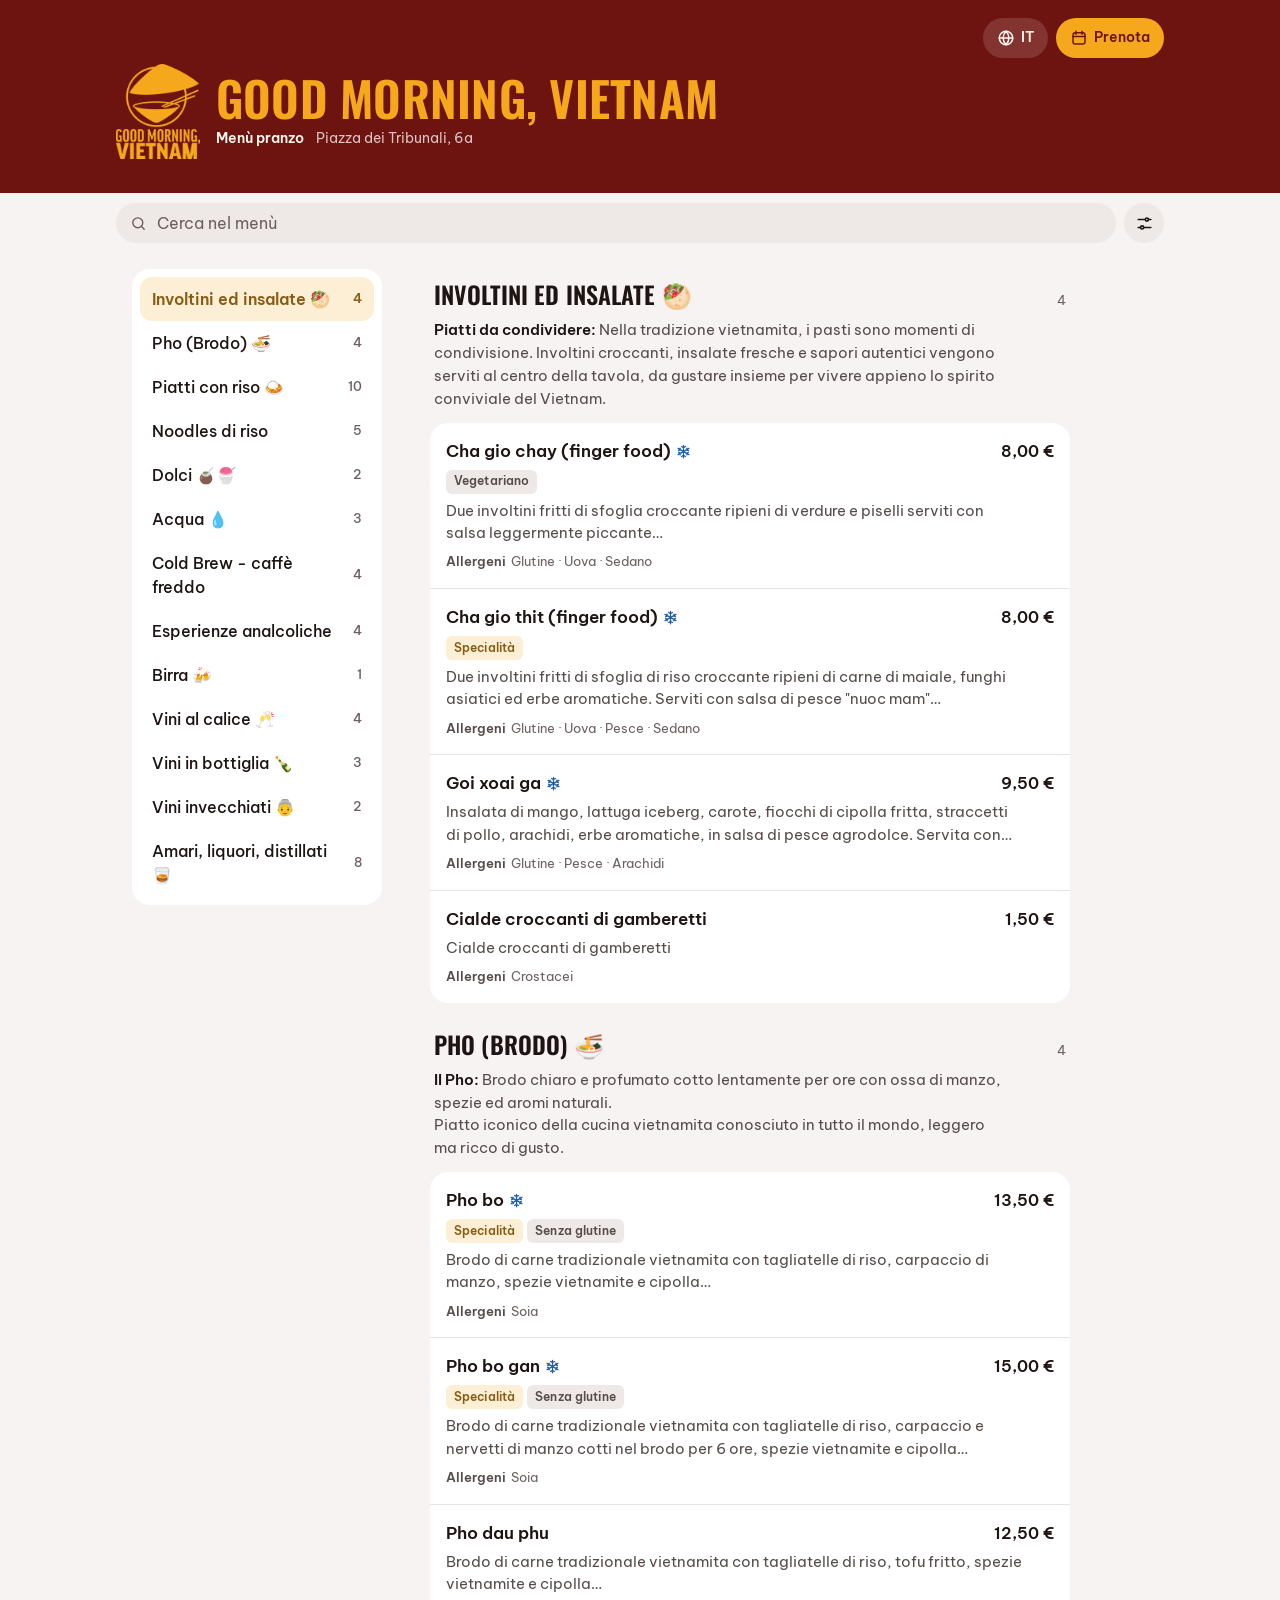
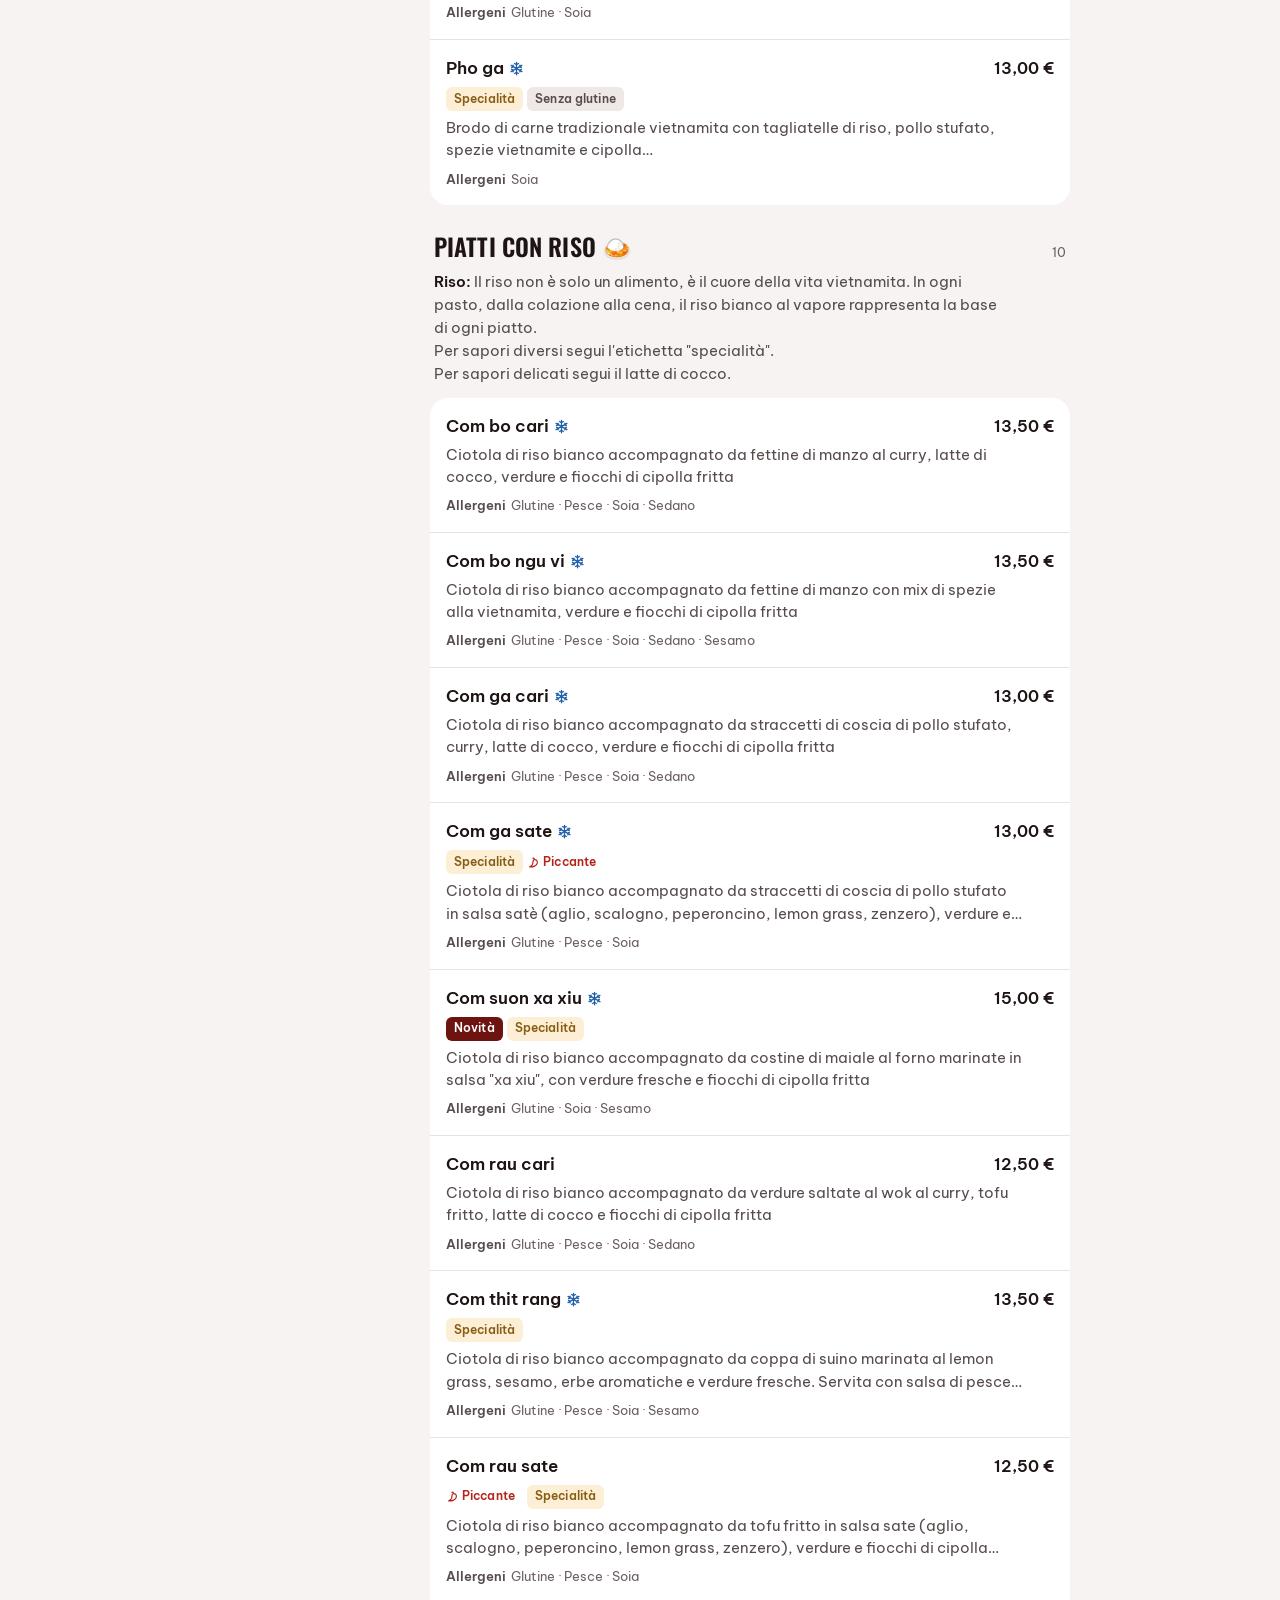
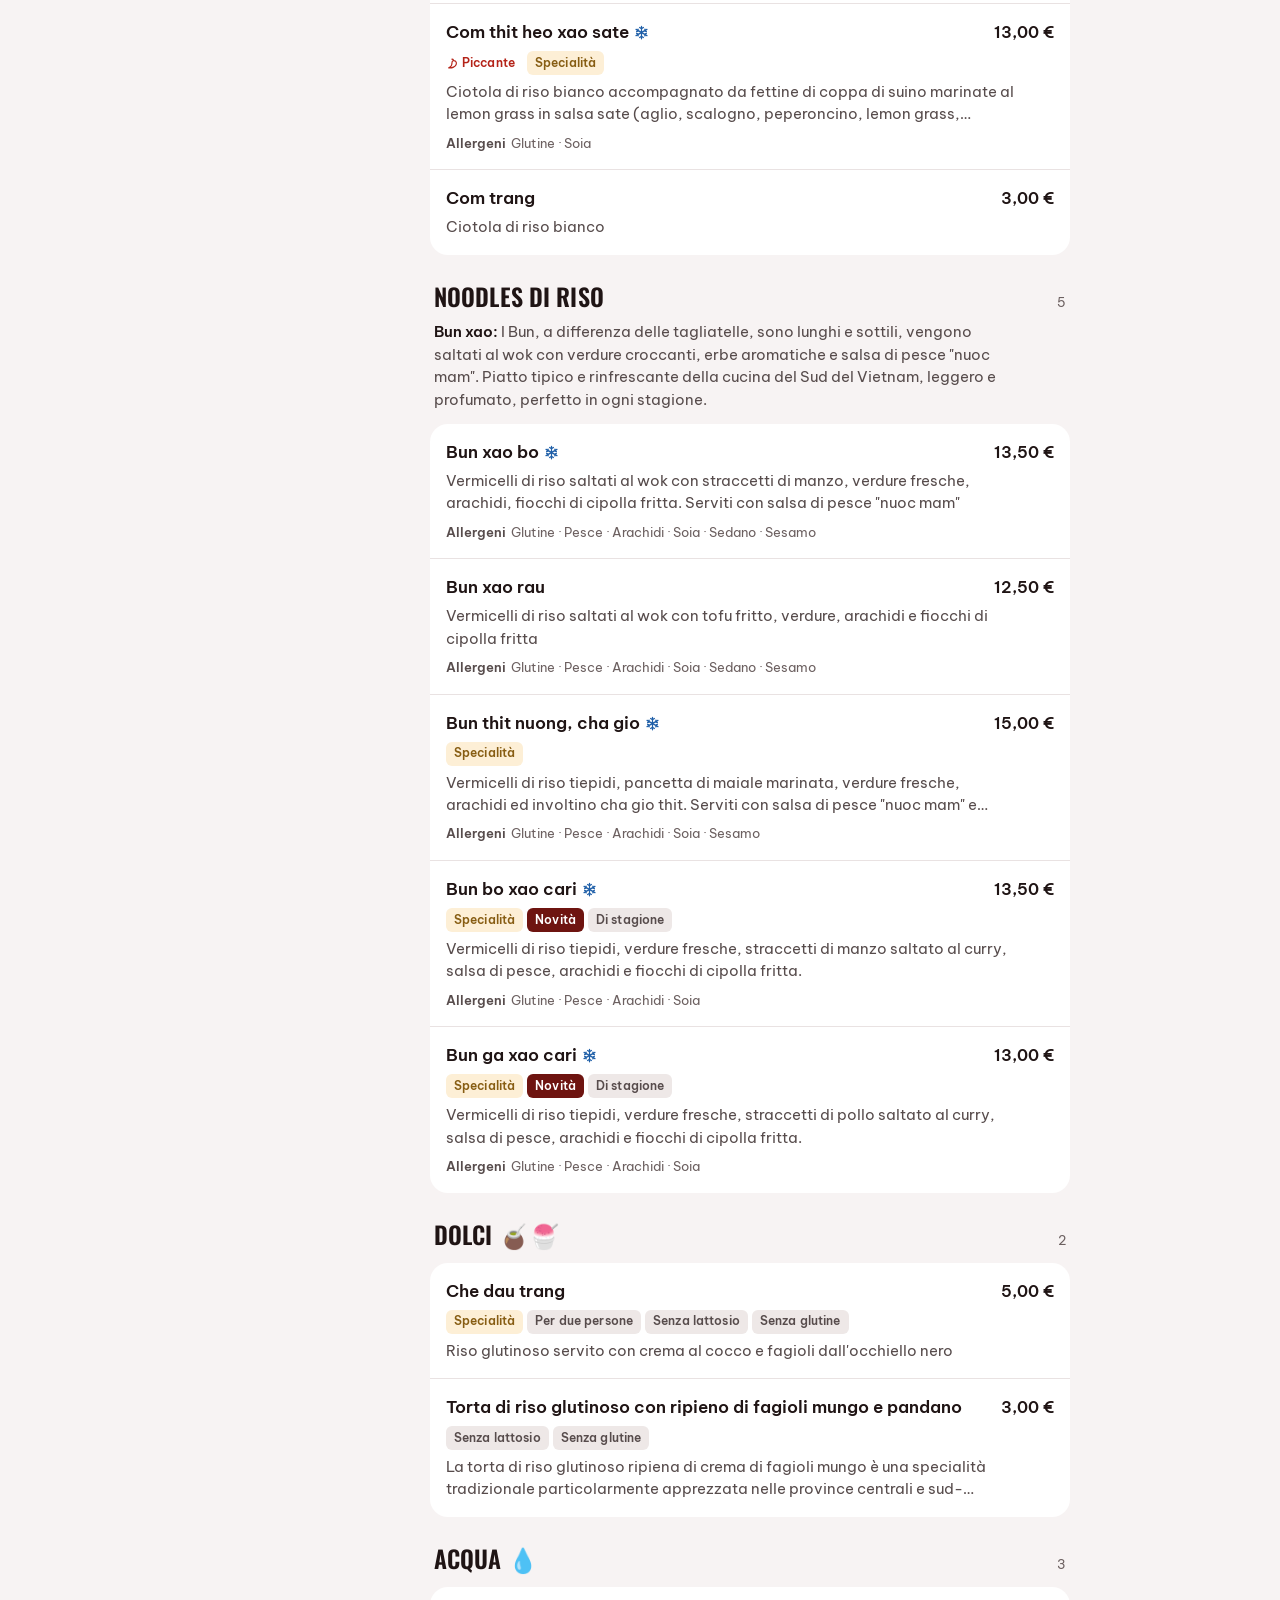
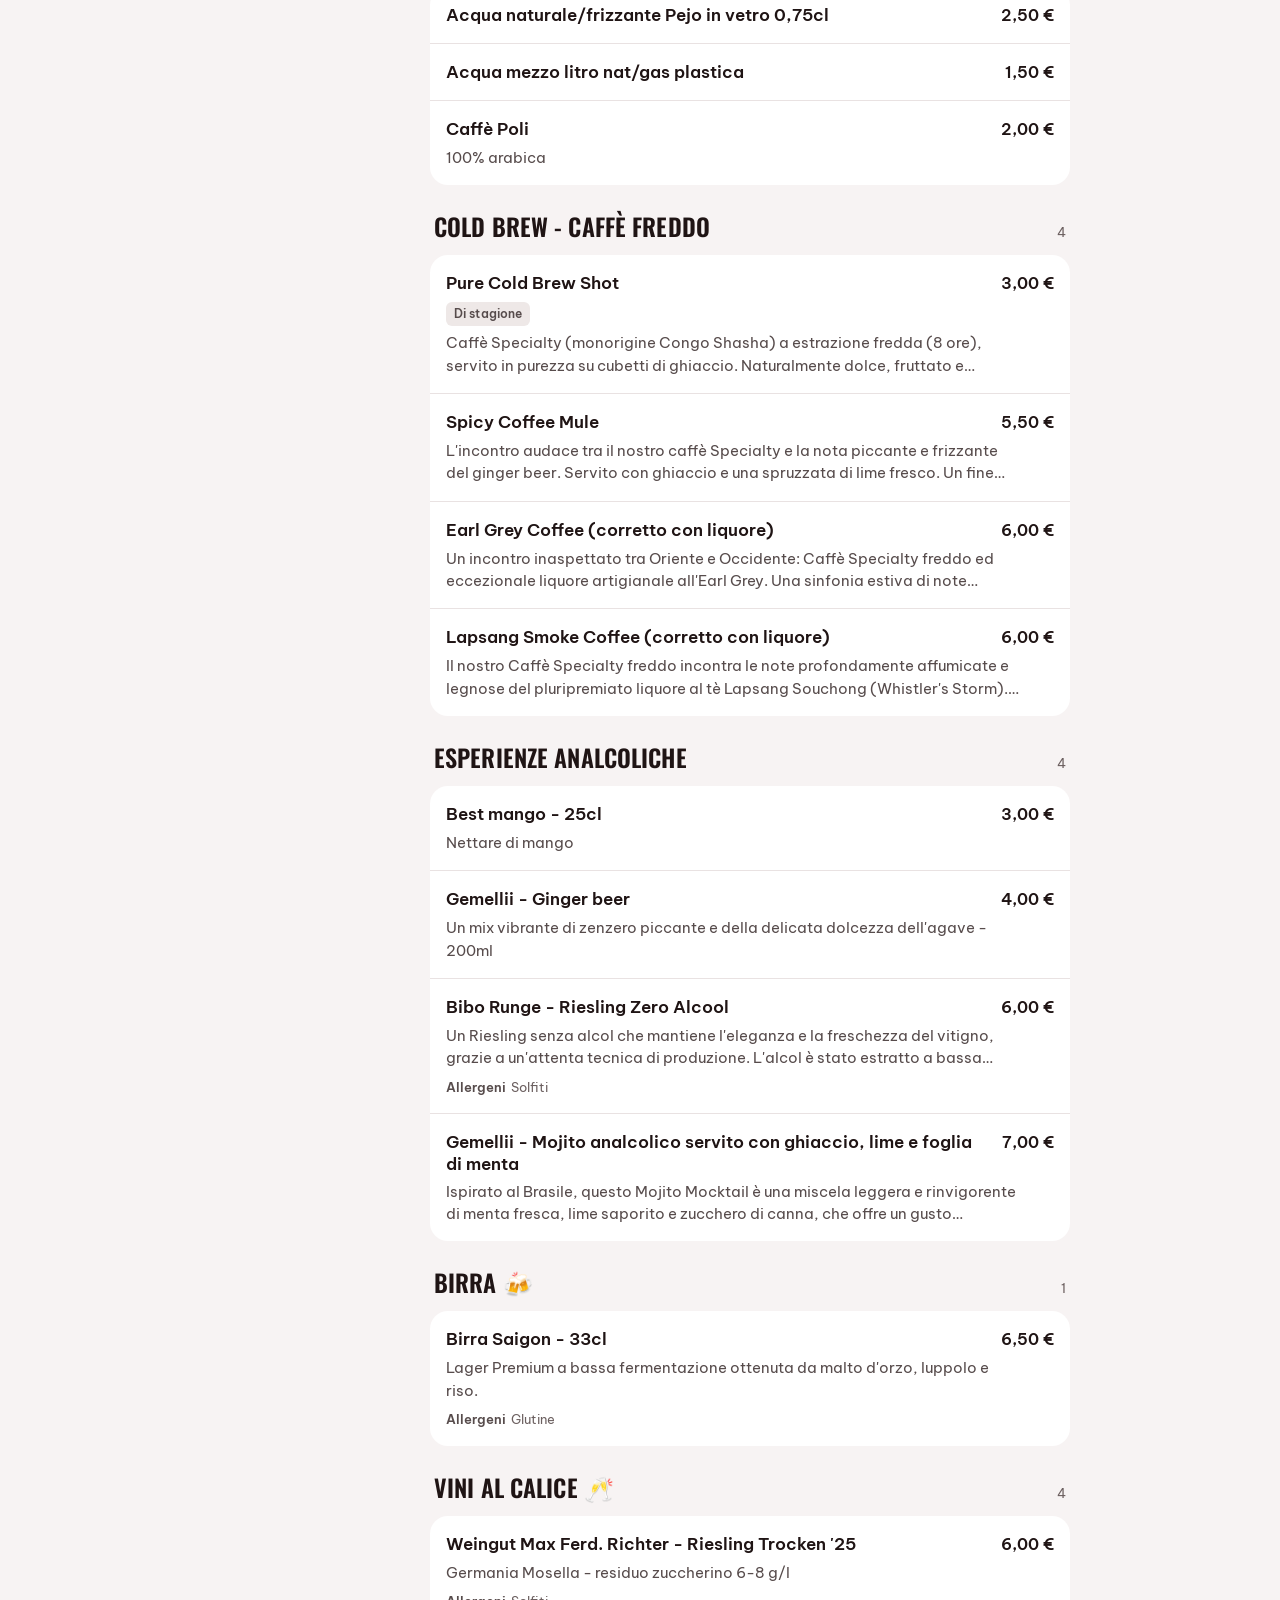
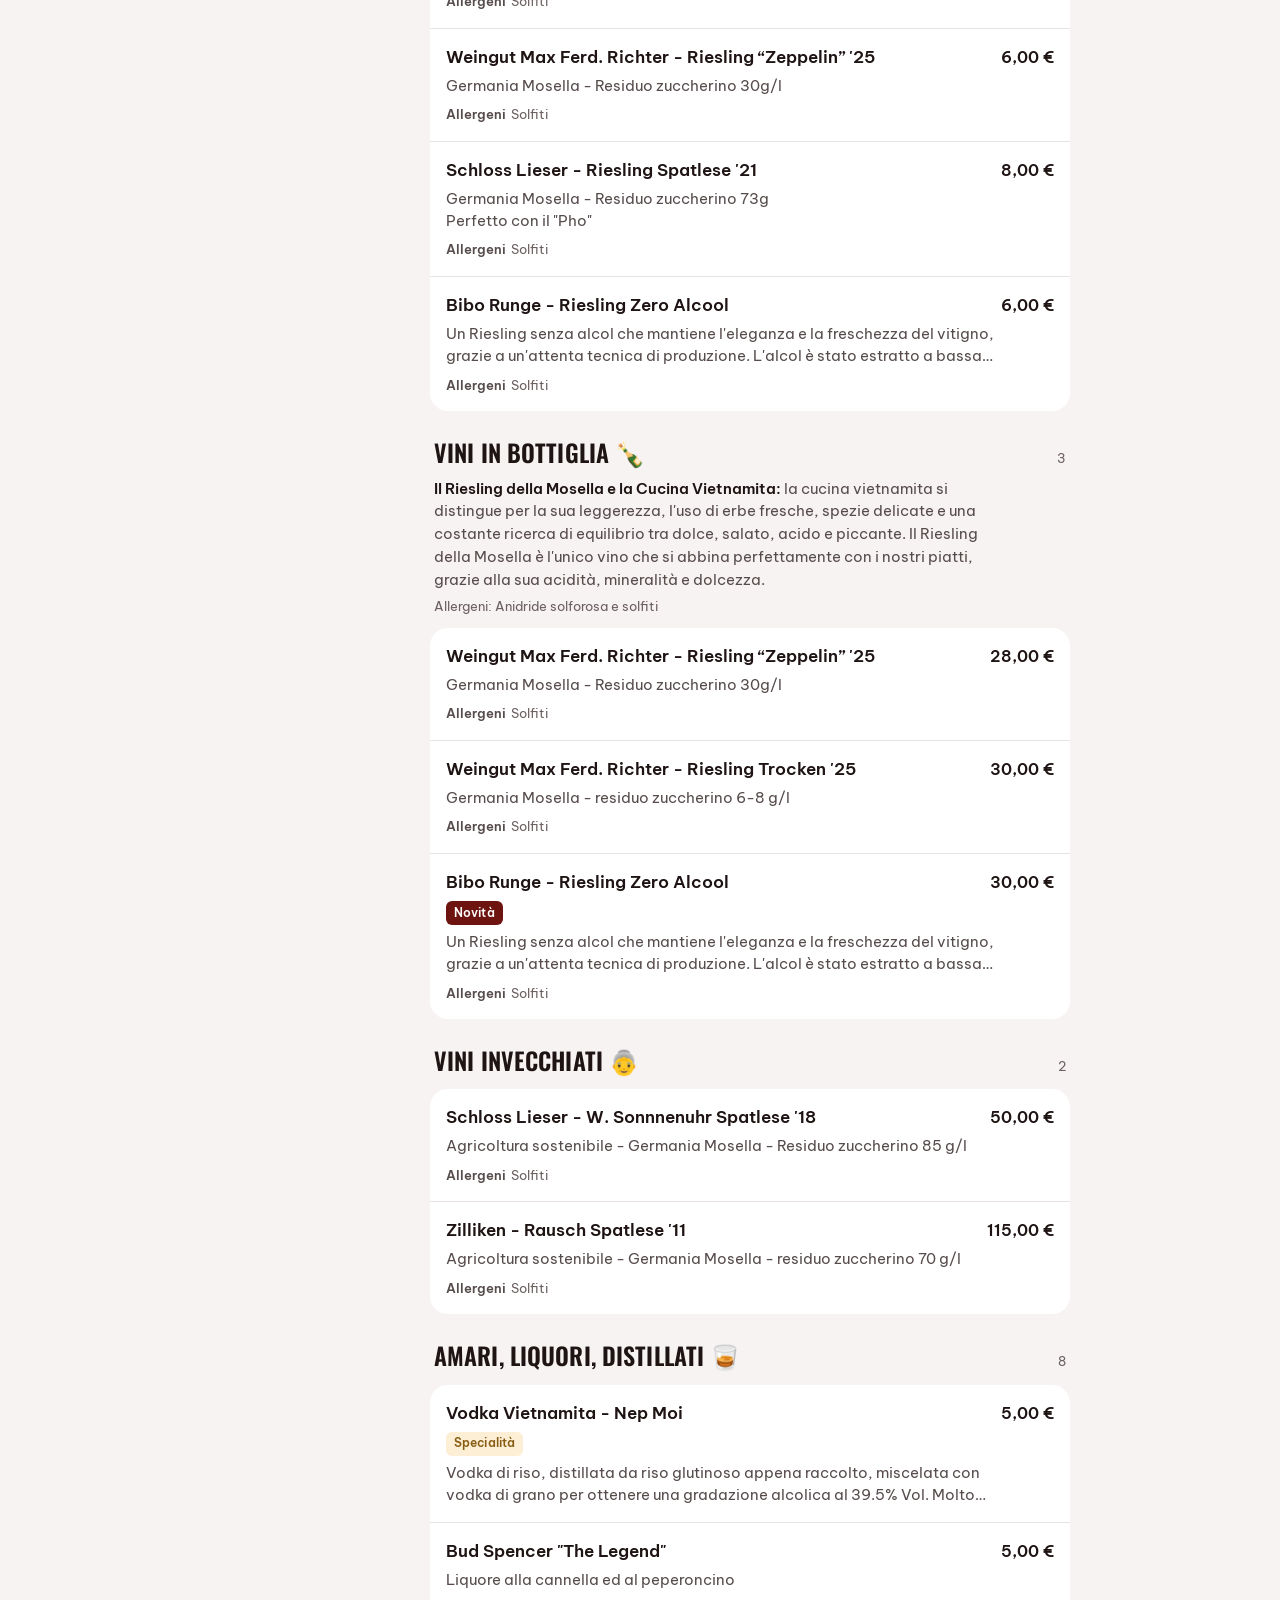
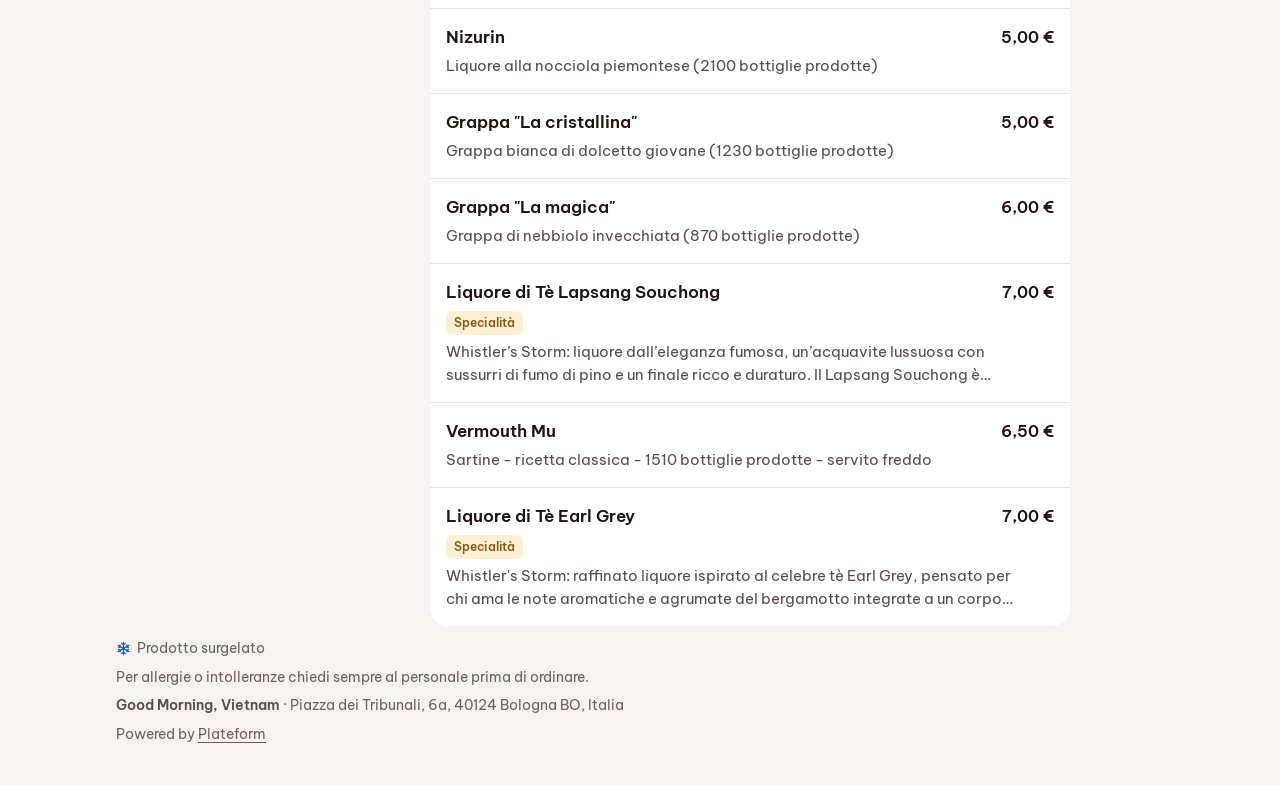
<file: skin/index.html>
<!doctype html>
<html lang="it">
<head>
  <meta charset="utf-8">
  <meta name="viewport" content="width=device-width, initial-scale=1, viewport-fit=cover">
  <meta name="theme-color" content="#6E1410">
  <title>Good Morning, Vietnam · Menù pranzo</title>
  <!-- Font: in produzione meglio ospitarli sul nostro dominio (vedi README.md, "Font") -->
  <link rel="preconnect" href="https://fonts.googleapis.com">
  <link rel="preconnect" href="https://fonts.gstatic.com" crossorigin>
  <link rel="stylesheet" href="https://fonts.googleapis.com/css2?family=Be+Vietnam+Pro:wght@400;500;600;700&family=Newsreader:opsz,wght@6..72,600&family=Oswald:wght@500;600&display=swap">
  <link rel="stylesheet" href="menu-skin.css">
  <style>html, body { margin: 0; background: #F7F4F3; }</style>
</head>
<body>
  <!-- Unico contenitore: la skin costruisce tutto qui dentro -->
  <div id="menu"></div>

  <script src="menu-skin.js"></script>
  <script>
    // Pagina di esempio. In produzione il JSON arriva dal backend (inline o da API)
    // e i colori sono quelli custom del locale. Servire la cartella con:
    //   python3 -m http.server 8000   →   http://localhost:8000/
    fetch("example/menu-pranzo.json")
      .then(r => r.json())
      .then(data => PlateformMenuSkin.mount(document.getElementById("menu"), {
        data,
        colors: { primary: "#6E1410", accent: "#F5A81C" },
        logo: { src: "example/logo.png", mode: "tint" },
        bookingUrl: "https://goodmorningvietnam.plateform.app/",
        languages: [{ code: "it", label: "Italiano", current: true }],
        theme: "auto",
        titleStyle: new URLSearchParams(location.search).get("titoli") || "sign"   // prova ?titoli=neutral | sign | classic
      }))
      .catch(() => {
        document.getElementById("menu").textContent =
          "Apri questa pagina da un server locale (python3 -m http.server), non direttamente dal file.";
      });
  </script>
</body>
</html>
</file>
<file: skin/menu-skin.css>
/*
 * Plateform — skin "Apple" per il menù digitale
 * ------------------------------------------------------------------
 * Tutto è racchiuso in .pfm e ogni classe ha il prefisso pfm-, così la
 * skin convive con Bootstrap e con gli stili esistenti della piattaforma.
 *
 * I colori del locale NON si scrivono qui: menu-skin.js li calcola dai due
 * colori custom (primario e accento) e li imposta come variabili su .pfm.
 * I valori qui sotto sono solo il fallback (i colori di esempio).
 * Vedi README.md per l'elenco completo dei token.
 */

/* ---------- Token ---------- */
.pfm {
  /* colori del locale (calcolati da JS) */
  --pfm-h: 4;                     /* tinta del primario: colora leggermente i neutri */
  --pfm-band: #6E1410;            /* fondo della testata = colore primario */
  --pfm-band-ink: #F5A81C;        /* logo e nome sulla testata = colore d'accento, se leggibile */
  --pfm-band-text: #FBE9D6;       /* testi sulla testata */
  --pfm-band-sub: #EBCDB4;        /* testi secondari sulla testata */
  --pfm-accent: #8A1C15;          /* elementi attivi su fondo chiaro (pillola corrente, Novità, pulsanti) */
  --pfm-on-accent: #FFFFFF;       /* testo sopra --pfm-accent */
  --pfm-soft: #FBEFD6;            /* fondo tenue d'accento (etichetta Specialità, indice corrente) */
  --pfm-soft-ink: #7A4A00;        /* testo su --pfm-soft */

  /* neutri (derivati dalla tinta del primario) */
  --pfm-ground: hsl(var(--pfm-h) 20% 96%);
  --pfm-surface: #FFFFFF;
  --pfm-ink: hsl(var(--pfm-h) 22% 10%);
  --pfm-ink-2: hsl(var(--pfm-h) 7% 32%);
  --pfm-ink-3: hsl(var(--pfm-h) 6% 40%);
  --pfm-line: hsl(var(--pfm-h) 14% 90%);
  --pfm-chip: hsl(var(--pfm-h) 16% 92%);

  /* colori di significato: fissi, non dipendono dal locale */
  --pfm-hot: #B42318;             /* Piccante, allergeni esclusi */
  --pfm-frost: #1F5FA8;           /* surgelato */
  --pfm-warn: #9A3412;            /* allergeni non indicati */

  /* materiali e profondità */
  --pfm-material: hsla(var(--pfm-h), 20%, 96%, 0.86);
  --pfm-scrim: rgba(20, 10, 8, 0.44);
  --pfm-shadow: 0 -8px 40px rgba(40, 15, 10, 0.18);

  /* caratteri */
  --pfm-f-display: "Oswald", "Arial Narrow", "Helvetica Neue", sans-serif;
  --pfm-f-body: "Be Vietnam Pro", system-ui, -apple-system, "Segoe UI", sans-serif;
  --pfm-f-classic: "Newsreader", Georgia, "Times New Roman", serif;

  /* stile dei titoli (nome del locale, categorie): scelto dal locale con titleStyle */
  --pfm-title-font: var(--pfm-f-body);   /* Neutro (default) */
  --pfm-title-weight: 700;
  --pfm-title-case: none;
  --pfm-title-track: -0.02em;
  --pfm-title-lh: 1.05;

  /* misure */
  --pfm-max: 600px;
  --pfm-gutter: max(16px, env(safe-area-inset-left, 0px));
  --pfm-gutter-r: max(16px, env(safe-area-inset-right, 0px));
  --pfm-rail-h: 64px;             /* altezza reale della barra, misurata da JS */
}
.pfm.pfm-title-sign { --pfm-title-font: var(--pfm-f-display); --pfm-title-weight: 600; --pfm-title-case: uppercase; --pfm-title-track: 0.005em; --pfm-title-lh: 0.95; }
.pfm.pfm-title-classic { --pfm-title-font: var(--pfm-f-classic); --pfm-title-weight: 600; --pfm-title-case: none; --pfm-title-track: -0.01em; --pfm-title-lh: 1.02; }
.pfm.pfm-dark {
  --pfm-ground: hsl(var(--pfm-h) 10% 7%);
  --pfm-surface: hsl(var(--pfm-h) 9% 11%);
  --pfm-ink: hsl(var(--pfm-h) 18% 94%);
  --pfm-ink-2: hsl(var(--pfm-h) 8% 74%);
  --pfm-ink-3: hsl(var(--pfm-h) 6% 62%);
  --pfm-line: hsl(var(--pfm-h) 8% 19%);
  --pfm-chip: hsl(var(--pfm-h) 9% 17%);
  --pfm-hot: #FF8A80;
  --pfm-frost: #8CC4FF;
  --pfm-warn: #FDBA74;
  --pfm-material: hsla(var(--pfm-h), 10%, 7%, 0.84);
  --pfm-scrim: rgba(0, 0, 0, 0.6);
  --pfm-shadow: 0 -8px 40px rgba(0, 0, 0, 0.5);
  color-scheme: dark;
}

/* ---------- Base e reset locale (non tocca il resto del sito) ---------- */
.pfm { min-height: 100vh; background: var(--pfm-ground); color: var(--pfm-ink); font: 400 1rem/1.5 var(--pfm-f-body); -webkit-font-smoothing: antialiased; -webkit-tap-highlight-color: transparent; }
.pfm *, .pfm *::before, .pfm *::after { box-sizing: border-box; }
.pfm [hidden] { display: none !important; }
/* reset a priorità bassa (:where) così le classi pfm- vincono sempre */
.pfm :where(h1, h2, h3, p, ul) { margin: 0; }
.pfm :where(ul) { padding: 0; list-style: none; }
.pfm :where(button, input) { font: inherit; color: inherit; margin: 0; }
.pfm :where(button) { background: none; border: 0; padding: 0; cursor: pointer; text-align: inherit; }
.pfm :where(a) { color: inherit; text-underline-offset: 3px; }
.pfm ::selection { background: var(--pfm-band-ink); color: var(--pfm-band); }
.pfm :focus-visible { outline: 2px solid var(--pfm-accent); outline-offset: 2px; border-radius: 10px; }
.pfm .pfm-i { width: 20px; height: 20px; flex: none; fill: none; stroke: currentColor; stroke-width: 2; stroke-linecap: round; stroke-linejoin: round; }
.pfm-wrap { max-width: var(--pfm-max); margin: 0 auto; padding-left: var(--pfm-gutter); padding-right: var(--pfm-gutter-r); }
.pfm-tap { transition: transform 110ms cubic-bezier(.2, .8, .2, 1), background 140ms, color 140ms; }
.pfm-tap:active { transform: scale(0.95); transition-duration: 40ms; }

/* ---------- Testata ---------- */
.pfm-band { background: var(--pfm-band); color: var(--pfm-band-text); }
.pfm-band > .pfm-wrap { padding-block: 14px 24px; }
.pfm-band-top { display: flex; justify-content: flex-end; gap: 8px; }
.pfm-pill { display: inline-flex; align-items: center; gap: 6px; height: 40px; padding: 0 14px; border-radius: 999px; font-size: 0.9rem; font-weight: 600; text-decoration: none; }
.pfm-pill.pfm-ghost { background: color-mix(in srgb, var(--pfm-band-text) 14%, transparent); color: var(--pfm-band-text); }
.pfm-pill.pfm-solid { background: var(--pfm-band-ink); color: var(--pfm-band); }
.pfm-pill .pfm-i { width: 18px; height: 18px; }
.pfm-id { display: flex; gap: 16px; align-items: center; margin-top: 6px; }
.pfm-logo { flex: none; width: 66px; aspect-ratio: var(--pfm-logo-ratio, 1); }
.pfm-logo.pfm-tint { background: var(--pfm-band-ink); -webkit-mask: var(--pfm-logo) center / contain no-repeat; mask: var(--pfm-logo) center / contain no-repeat; }
.pfm-logo img { width: 100%; height: 100%; object-fit: contain; display: block; }
.pfm-id h1 { font: var(--pfm-title-weight) clamp(1.9rem, 4vw + 1rem, 2.6rem)/var(--pfm-title-lh) var(--pfm-title-font); text-transform: var(--pfm-title-case); letter-spacing: var(--pfm-title-track); color: var(--pfm-band-ink); text-wrap: balance; }
.pfm-meta { margin-top: 8px; display: flex; flex-wrap: wrap; gap: 2px 12px; font-size: 0.86rem; color: var(--pfm-band-sub); }
.pfm-meta b { color: var(--pfm-band-text); font-weight: 600; }

/* ---------- Barra fissa ---------- */
.pfm-rail { position: sticky; top: env(safe-area-inset-top, 0px); z-index: 10; background: var(--pfm-material); -webkit-backdrop-filter: blur(20px) saturate(180%); backdrop-filter: blur(20px) saturate(180%); }
.pfm-rail::after { content: ""; position: absolute; left: 0; right: 0; top: 100%; height: 14px; pointer-events: none; background: linear-gradient(var(--pfm-material), transparent); opacity: var(--pfm-edge, 0); transition: opacity 200ms; }
.pfm-rail-row { display: flex; align-items: center; gap: 8px; padding-block: 10px; }
.pfm-all { flex: none; height: 40px; display: inline-flex; align-items: center; gap: 6px; padding: 0 14px 0 12px; border-radius: 999px; background: var(--pfm-ink); color: var(--pfm-surface); font-size: 0.9rem; font-weight: 600; }
.pfm-all .pfm-i { width: 18px; height: 18px; }
.pfm-chips { flex: 1; min-width: 0; display: flex; gap: 6px; overflow-x: auto; scrollbar-width: none; overscroll-behavior-x: contain; padding: 0 20px 0 12px;
  -webkit-mask-image: linear-gradient(90deg, transparent, #000 8px, #000 calc(100% - 22px), transparent); mask-image: linear-gradient(90deg, transparent, #000 8px, #000 calc(100% - 22px), transparent); }
.pfm-chips::-webkit-scrollbar { display: none; }
.pfm-chip { flex: none; height: 40px; padding: 0 15px; border-radius: 999px; font-size: 0.92rem; font-weight: 500; background: var(--pfm-chip); color: var(--pfm-ink-2); white-space: nowrap; }
.pfm-chip[aria-current="true"] { background: var(--pfm-accent); color: var(--pfm-on-accent); font-weight: 600; }
.pfm-ib { position: relative; flex: none; width: 40px; height: 40px; border-radius: 999px; display: grid; place-items: center; background: var(--pfm-chip); color: var(--pfm-ink); }
.pfm-ib.pfm-on { background: var(--pfm-accent); color: var(--pfm-on-accent); }
.pfm-ib .pfm-i { width: 19px; height: 19px; }
.pfm-count { position: absolute; top: -3px; right: -3px; min-width: 19px; height: 19px; padding: 0 5px; border-radius: 10px; background: var(--pfm-band-ink); color: var(--pfm-band); font-size: 0.75rem; font-weight: 700; display: grid; place-items: center; font-variant-numeric: tabular-nums; box-shadow: 0 0 0 2px var(--pfm-ground); }
.pfm-search { flex: 1; min-width: 0; height: 40px; display: flex; align-items: center; gap: 8px; padding: 0 14px; border-radius: 999px; background: var(--pfm-chip); }
.pfm-search input { flex: 1; min-width: 0; border: 0; outline: 0; background: transparent; font-size: 1rem; color: var(--pfm-ink); caret-color: var(--pfm-accent); }
.pfm-search input::placeholder { color: var(--pfm-ink-3); }
.pfm-search input::-webkit-search-cancel-button { -webkit-appearance: none; }
.pfm-search .pfm-i { width: 17px; height: 17px; color: var(--pfm-ink-3); }
.pfm-fstrip { display: flex; align-items: center; gap: 6px; flex-wrap: wrap; padding-bottom: 10px; font-size: 0.86rem; color: var(--pfm-ink-2); }
.pfm-fx { display: inline-flex; align-items: center; gap: 4px; height: 32px; padding: 0 10px; border-radius: 999px; background: var(--pfm-surface); border: 1px solid var(--pfm-line); font-size: 0.84rem; font-weight: 500; color: var(--pfm-ink); }
.pfm-fx .pfm-i { width: 13px; height: 13px; }
.pfm-fx.pfm-reset { border-color: transparent; background: transparent; color: var(--pfm-accent); font-weight: 600; text-decoration: underline; text-underline-offset: 3px; }

/* ---------- Menù ---------- */
.pfm-main > .pfm-wrap { padding-block: 0 28px; }
.pfm-status { margin: 18px 4px 0; font-size: 0.92rem; color: var(--pfm-ink-2); }
.pfm-sec { scroll-margin-top: calc(env(safe-area-inset-top, 0px) + var(--pfm-rail-h) + 8px); padding-top: 28px; }
.pfm-sec-head { display: flex; align-items: baseline; justify-content: space-between; gap: 12px; padding: 0 4px; }
.pfm-sec h2 { font: var(--pfm-title-weight) 1.5rem/1.1 var(--pfm-title-font); text-transform: var(--pfm-title-case); letter-spacing: var(--pfm-title-track); text-wrap: balance; }
.pfm-sec-head span { font-size: 0.84rem; color: var(--pfm-ink-3); font-variant-numeric: tabular-nums; flex: none; }
.pfm-note { margin: 8px 4px 0; max-width: 36rem; color: var(--pfm-ink-2); font-size: 0.92rem; line-height: 1.55; white-space: pre-line; }
.pfm-note b { color: var(--pfm-ink); font-weight: 600; }
.pfm-note small { display: block; margin-top: 4px; font-size: 0.82rem; color: var(--pfm-ink-3); }
.pfm-list { margin-top: 12px; background: var(--pfm-surface); border-radius: 18px; overflow: hidden; }
.pfm-list li + li .pfm-item { border-top: 1px solid var(--pfm-line); }
.pfm-item { display: block; width: 100%; padding: 16px; transition: background 120ms; }
.pfm-item:active { background: var(--pfm-chip); transition-duration: 0ms; }
.pfm-item:focus-visible { outline-offset: -3px; border-radius: 18px; }
.pfm-item.pfm-has-ph { display: grid; grid-template-columns: minmax(0, 1fr) 88px; gap: 14px; align-items: start; }
.pfm-tx { display: block; min-width: 0; }
.pfm-r1 { display: flex; align-items: baseline; gap: 12px; }
.pfm-nm { flex: 1; min-width: 0; font-weight: 600; font-size: 1.04rem; line-height: 1.3; overflow-wrap: anywhere; }
.pfm-pr { flex: none; font-weight: 600; font-variant-numeric: tabular-nums; }
.pfm .pfm-fz { display: inline-block; width: 15px; height: 15px; margin-left: 5px; vertical-align: -2px; color: var(--pfm-frost); }
.pfm-tags { display: flex; flex-wrap: wrap; gap: 4px; margin-top: 7px; }
.pfm-tg { display: inline-flex; align-items: center; gap: 3px; height: 24px; padding: 0 8px; border-radius: 6px; font-size: 0.78rem; font-weight: 600; letter-spacing: 0.01em; background: var(--pfm-chip); color: var(--pfm-ink-2); }
.pfm-tg.pfm-spec { background: var(--pfm-soft); color: var(--pfm-soft-ink); }
.pfm-tg.pfm-new { background: var(--pfm-accent); color: var(--pfm-on-accent); }
.pfm-tg.pfm-hot { background: transparent; color: var(--pfm-hot); padding-left: 0; }
.pfm-tg .pfm-i { width: 13px; height: 13px; stroke-width: 2.2; }
.pfm-ds { max-width: 36rem; margin-top: 6px; color: var(--pfm-ink-2); font-size: 0.93rem; line-height: 1.5; white-space: pre-line; display: -webkit-box; -webkit-line-clamp: 2; -webkit-box-orient: vertical; overflow: hidden; }
.pfm-al { display: block; margin-top: 8px; font-size: 0.82rem; color: var(--pfm-ink-3); }
.pfm-al b { font-weight: 600; color: var(--pfm-ink-2); margin-right: 5px; }
.pfm-al.pfm-unk { color: var(--pfm-warn); font-weight: 500; }
.pfm-th { width: 88px; height: 88px; border-radius: 14px; object-fit: cover; background: var(--pfm-chip); display: block; }
.pfm-empty { padding: 56px 12px; text-align: center; color: var(--pfm-ink-2); }
.pfm-empty button { margin-top: 14px; height: 44px; padding: 0 20px; border-radius: 999px; background: var(--pfm-accent); color: var(--pfm-on-accent); font-weight: 600; }

/* ---------- Piede ---------- */
.pfm-foot > .pfm-wrap { padding-block: 12px 40px; display: grid; gap: 8px; font-size: 0.86rem; color: var(--pfm-ink-3); }
.pfm-foot b { color: var(--pfm-ink-2); font-weight: 600; }
.pfm-legend { display: flex; align-items: center; gap: 6px; }
.pfm-legend .pfm-fz { margin: 0; }

/* ---------- Scheda (bottom sheet) ---------- */
.pfm-scrim { position: fixed; inset: 0; z-index: 40; background: var(--pfm-scrim); opacity: 0; pointer-events: none; }
.pfm-sheet { position: fixed; left: 0; right: 0; bottom: 0; z-index: 41; max-width: var(--pfm-max); margin: 0 auto; max-height: 90dvh; display: flex; flex-direction: column;
  background: var(--pfm-surface); color: var(--pfm-ink); border-radius: 22px 22px 0 0; box-shadow: var(--pfm-shadow); transform: translateY(110%); visibility: hidden; will-change: transform; overflow: hidden; padding-bottom: env(safe-area-inset-bottom, 0px); }
.pfm-sheet::after { content: ""; position: absolute; left: 0; right: 0; top: 100%; height: 90px; background: var(--pfm-surface); }
.pfm-grab { position: relative; touch-action: none; cursor: grab; user-select: none; flex: none; }
.pfm-grab::before { content: ""; position: absolute; z-index: 2; top: 8px; left: 50%; width: 38px; height: 5px; margin-left: -19px; border-radius: 3px; background: var(--pfm-line); }
.pfm-grab.pfm-on-photo::before { background: rgba(255, 255, 255, 0.85); }
.pfm-hero { display: block; width: 100%; aspect-ratio: 4 / 3; max-height: 40dvh; object-fit: cover; background: var(--pfm-chip); }
.pfm-gh { display: flex; align-items: flex-start; gap: 12px; padding: 24px max(20px, env(safe-area-inset-right, 0px)) 4px max(20px, env(safe-area-inset-left, 0px)); }
.pfm-grab.pfm-on-photo .pfm-gh { padding-top: 16px; }
.pfm-gh h3 { flex: 1; min-width: 0; font-size: 1.45rem; line-height: 1.2; font-weight: 700; letter-spacing: -0.01em; text-wrap: balance; }
.pfm-x { flex: none; width: 40px; height: 40px; border-radius: 50%; display: grid; place-items: center; background: var(--pfm-chip); }
.pfm-x .pfm-i { width: 17px; height: 17px; }
.pfm-x.pfm-float { position: absolute; z-index: 3; top: 12px; right: 12px; background: rgba(0, 0, 0, 0.45); color: #fff; -webkit-backdrop-filter: blur(10px); backdrop-filter: blur(10px); }
.pfm-sbody { overflow-y: auto; overscroll-behavior: contain; padding: 0 max(20px, env(safe-area-inset-right, 0px)) 28px max(20px, env(safe-area-inset-left, 0px)); }
.pfm-s-price { margin-top: 2px; font-size: 1.15rem; font-weight: 600; font-variant-numeric: tabular-nums; }
.pfm-s-desc { margin-top: 14px; color: var(--pfm-ink-2); line-height: 1.6; white-space: pre-line; }
.pfm-opts { margin-top: 14px; border: 1px solid var(--pfm-line); border-radius: 14px; }
.pfm-opts li { display: flex; justify-content: space-between; gap: 12px; padding: 12px 14px; font-size: 0.94rem; }
.pfm-opts li + li { border-top: 1px solid var(--pfm-line); }
.pfm-opts span:last-child { font-weight: 600; font-variant-numeric: tabular-nums; flex: none; }
.pfm-s-blk { margin-top: 20px; }
.pfm-s-lbl { margin-bottom: 8px; font-size: 0.82rem; font-weight: 600; color: var(--pfm-ink-3); }
.pfm-a-row { display: flex; flex-wrap: wrap; gap: 6px; }
.pfm-a-c { height: 34px; display: inline-flex; align-items: center; padding: 0 12px; border-radius: 999px; background: var(--pfm-chip); font-size: 0.9rem; font-weight: 500; }
.pfm-a-none { color: var(--pfm-warn); font-weight: 500; }
.pfm-frozen { display: flex; gap: 10px; align-items: center; margin-top: 16px; padding: 12px 14px; border-radius: 14px; background: color-mix(in srgb, var(--pfm-frost) 10%, transparent); font-size: 0.92rem; }
.pfm-frozen .pfm-fz { margin: 0; width: 18px; height: 18px; }
.pfm-s-note { margin-top: 20px; font-size: 0.86rem; color: var(--pfm-ink-3); }
.pfm-ix-grid { display: grid; grid-template-columns: 1fr 1fr; gap: 4px; }
.pfm-ix { display: flex; align-items: center; justify-content: space-between; gap: 8px; width: 100%; min-height: 48px; padding: 10px 12px; border-radius: 12px; font-weight: 500; }
.pfm-ix span { font-size: 0.84rem; color: var(--pfm-ink-3); font-variant-numeric: tabular-nums; }
.pfm-ix[aria-current="true"] { background: var(--pfm-soft); color: var(--pfm-soft-ink); font-weight: 600; }
.pfm-ix[aria-current="true"] span { color: var(--pfm-soft-ink); }
.pfm-f-grid { display: flex; flex-wrap: wrap; gap: 8px; }
.pfm-tog { height: 44px; padding: 0 15px; border-radius: 999px; border: 1px solid var(--pfm-line); font-size: 0.92rem; font-weight: 500; display: inline-flex; align-items: center; gap: 6px; }
.pfm-tog[aria-pressed="true"] { background: var(--pfm-ink); color: var(--pfm-surface); border-color: var(--pfm-ink); }
.pfm-tog.pfm-ex[aria-pressed="true"] { background: var(--pfm-hot); border-color: var(--pfm-hot); color: #fff; text-decoration: line-through; }
.pfm-tog .pfm-i { width: 15px; height: 15px; }
.pfm-f-note { margin-top: 16px; font-size: 0.88rem; color: var(--pfm-ink-2); }
.pfm-f-act { display: flex; gap: 10px; margin-top: 20px; }
.pfm-f-act button { flex: 1; height: 52px; border-radius: 14px; font-weight: 600; text-align: center; }
.pfm-b-ghost { background: var(--pfm-chip); }
.pfm-b-main { background: var(--pfm-accent); color: var(--pfm-on-accent); }
.pfm-lang { display: grid; gap: 4px; }
.pfm-lang a, .pfm-lang div { height: 52px; display: flex; align-items: center; justify-content: space-between; padding: 0 14px; border-radius: 14px; text-decoration: none; font-weight: 500; }
.pfm-lang [aria-current="true"] { background: var(--pfm-chip); font-weight: 600; }

/* ---------- Preferenze di sistema ---------- */
@media (prefers-reduced-motion: reduce) { .pfm *, .pfm *::before, .pfm *::after { transition-duration: 0ms !important; scroll-behavior: auto !important; } }
@media (prefers-reduced-transparency: reduce) { .pfm-rail { background: var(--pfm-ground); -webkit-backdrop-filter: none; backdrop-filter: none; } }
@media (prefers-contrast: more) { .pfm-chip, .pfm-ib, .pfm-search, .pfm-list { outline: 1px solid var(--pfm-ink-3); } }

/* ---------- Desktop (≥ 960px): indice laterale fisso, ricerca sempre aperta ---------- */
.pfm-side { display: none; }
@media (min-width: 960px) {
  .pfm { --pfm-max: 1080px; }
  .pfm-band > .pfm-wrap { padding-block: 18px 34px; }
  .pfm-logo { width: 84px; }
  .pfm-id h1 { font-size: 3rem; }
  .pfm-shell { max-width: 1080px; margin: 0 auto; padding: 0 32px; display: grid; grid-template-columns: 250px minmax(0, 640px); gap: 48px; align-items: start; }
  .pfm-shell .pfm-wrap { max-width: none; padding: 0; }
  .pfm-side { display: block; position: sticky; top: calc(var(--pfm-rail-h) + 12px); margin-top: 16px; padding: 8px; border-radius: 18px; background: var(--pfm-surface); max-height: calc(100vh - var(--pfm-rail-h) - 24px); overflow-y: auto; }
  .pfm-side .pfm-ix { min-height: 42px; }
  .pfm-all, .pfm-chips, .pfm-search-toggle { display: none; }
  .pfm .pfm-search { display: flex !important; }
  .pfm-rail { background: var(--pfm-ground); -webkit-backdrop-filter: none; backdrop-filter: none; }
  .pfm-rail::after { display: none; }
  .pfm-item:hover { background: var(--pfm-chip); }
  .pfm-sheet { bottom: 24px; border-radius: 22px; max-width: 600px; max-height: calc(100vh - 80px); }
  .pfm-sheet::after { display: none; }
  .pfm-hero { max-height: 46vh; }
}
</file>
